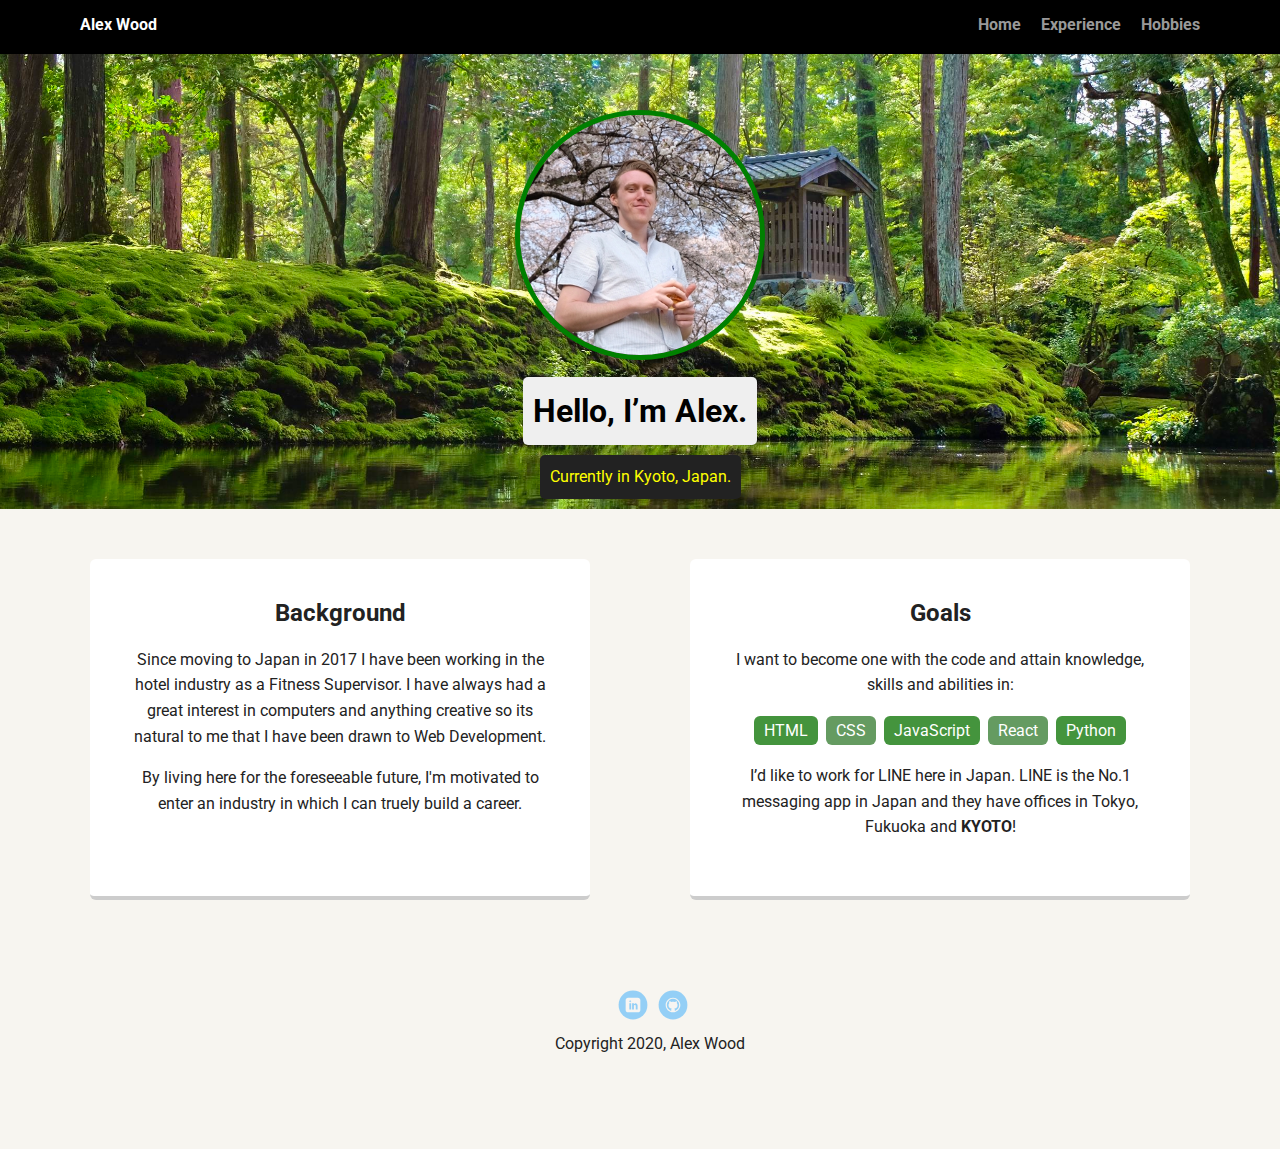
<file: index.html>
<!doctype html>
  <html lang="en">
    <head>
      <meta charset="utf-8">
      <title>Alex Wood's Profile</title>
      <meta name="viewport" content="width=device-width, initial-scale=1.0">
      <link rel="stylesheet" href="styles.css">
      <link href="https://fonts.googleapis.com/css?family=Muli%7CRoboto:400,300,500,700,900" rel="stylesheet">
    </head>

    <body>
      <nav class="main-nav">
        <ul class="nav">
          <li class="name">Alex Wood</li>
          <li><a href="index.html">Home</a></li>
          <li><a href="pages/experience.html">Experience</a></li>
          <li><a href="pages/hobbies.html">Hobbies</a></li>
        </ul>
      </nav>

    <header>
      <img src="images/profile-pic.jpg" alt="Picture of Alex Wood" class="profile-image">
      <h1 class="tag name">Hello, I’m Alex.</h1>
      <p class="tag location">Currently in Kyoto, Japan.</p>
    </header>

    <main class="flex">
      <section class="card">
        <h2>Background</h2>
        <p>Since moving to Japan in 2017 I have been working in the hotel industry as a Fitness Supervisor. I have always had a great interest in computers and anything creative so its natural to me that I have been drawn to Web Development. </p>
        <p>By living here for the foreseeable future, I'm motivated to enter an industry in which I can truely build a career. </p>
      </section> 

      <section class="card">
        <h2>Goals</h2>
        <p>I want to become one with the code and attain knowledge, skills and abilities in:</p>
        <ul class="skills">
          <li>HTML</li>
          <li>CSS</li>
          <li>JavaScript</li>
          <li>React</li>
          <li>Python</li>
        </ul>
        <p>I’d like to work for LINE here in Japan. LINE is the No.1 messaging app in Japan and they have offices in Tokyo, Fukuoka and <strong>KYOTO</strong>!</p>
      </section> 

    </main>
    <footer>
      <ul>
        <li><a href="https://www.linkedin.com/in/alexander-wood-53498a11a/" class="social linkedin">LinkedIn</a></li>
        <li><a href="https://www.github.com/alexwooddev" class="social github">Github</a></li>
      </ul>
      <p class="copyright">Copyright 2020, Alex Wood</p>
    </footer>
  </body>
  </html>
</file>
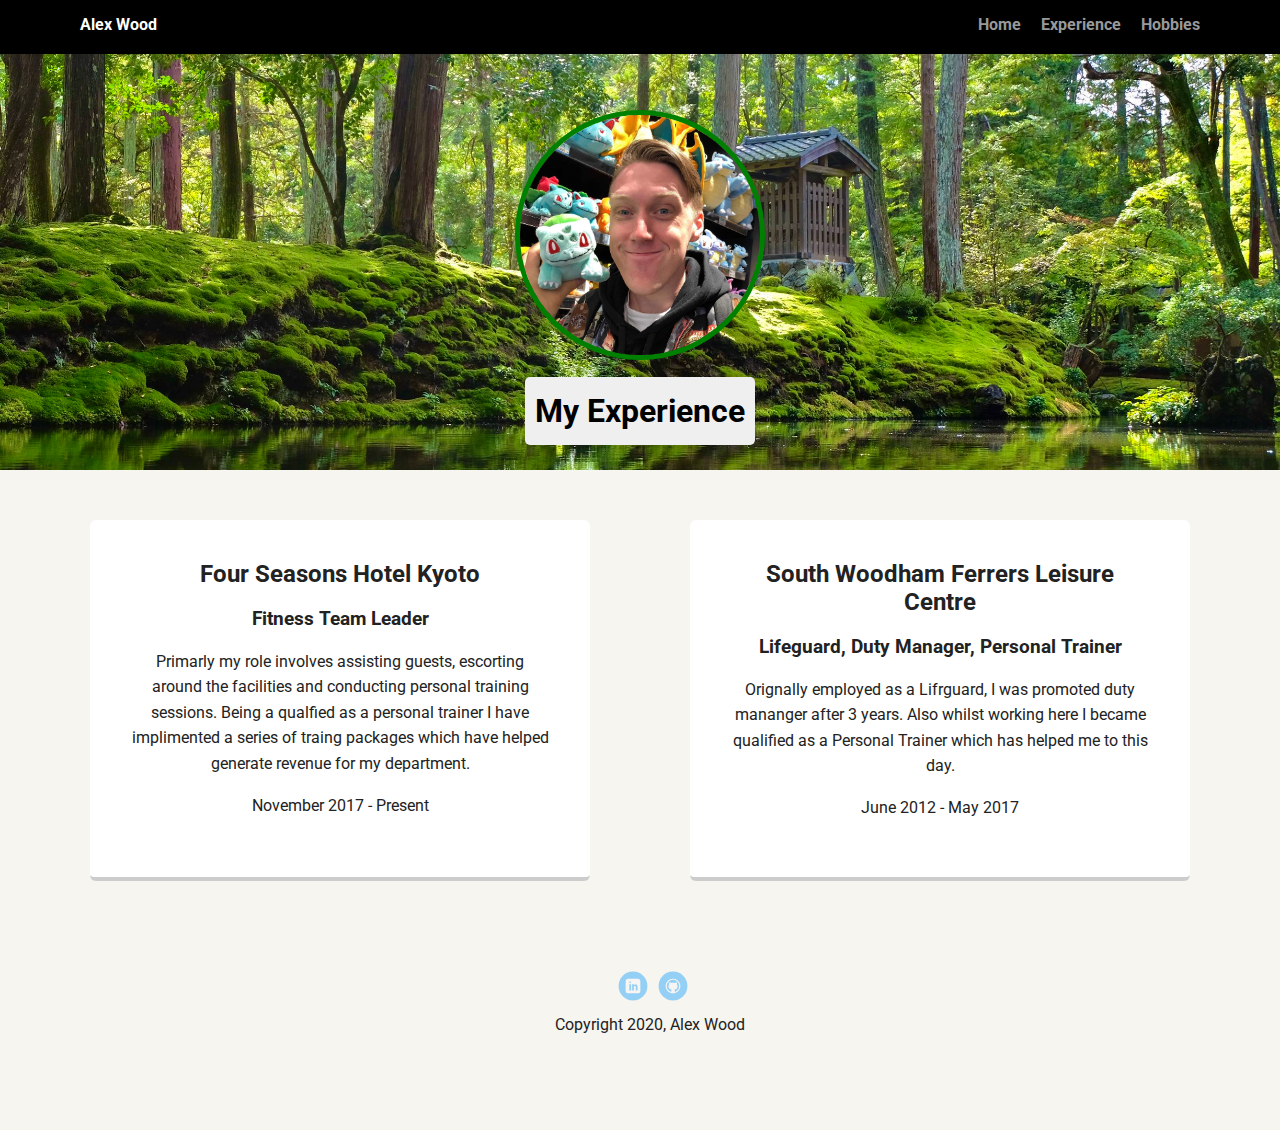
<file: pages/experience.html>
<!doctype html>
 <html lang="en">
  <head>
   <meta charset="utf-8">
   <title>Alex Wood's Profile</title>
   <meta name="viewport" content="width=device-width, initial-scale=1.0">
   <link rel="stylesheet" href="../styles.css">
   <link href="https://fonts.googleapis.com/css?family=Muli%7CRoboto:400,300,500,700,900" rel="stylesheet">
  </head>

  <body>
    <nav class="main-nav">
        <ul class="nav">
          <li class="name">Alex Wood</li>
          <li><a href="../index.html">Home</a></li>
          <li><a href="../pages/experience.html">Experience</a></li>
          <li><a href="../pages/hobbies.html">Hobbies</a></li>
        </ul>
    </nav>

    <header>
      <img src="../images/rsz_poke.jpg" alt="2nd pic of Alex Wood" class="profile-image">
      <h1 class="tag name">My Experience</h1>
    </header>

    <main class="flex">
        
        <section class="card">
            <h2>Four Seasons Hotel Kyoto</h2>
            <h3>Fitness Team Leader</h3>
            <p>Primarly my role involves assisting guests, escorting around the facilities and conducting personal training sessions. Being a qualfied as a personal trainer I have implimented a series of traing packages which have helped generate revenue for my department.</p>
            <p>November 2017 - Present</p>
        </section>

        <section class="card">
            <h2>South Woodham Ferrers Leisure Centre</h2>
            <h3>Lifeguard, Duty Manager, Personal Trainer</h3>
            <p>Orignally employed as a Lifrguard, I was promoted duty mananger after 3 years. Also whilst working here I became qualified as a Personal Trainer which has helped me to this day.</p>
            <p>June 2012 - May 2017</p>
        </section>
    </main>

    <footer>
      <ul>
        <li><a href="https://www.linkedin.com/in/alexander-wood-53498a11a/" class="social linkedin">LinkedIn</a></li>
        <li><a href="https://www.github.com/alexwooddev" class="social github">Github</a></li>
      </ul>
      <p class="copyright">Copyright 2020, Alex Wood</p>
    </footer>
  </body>
  </html>
</file>
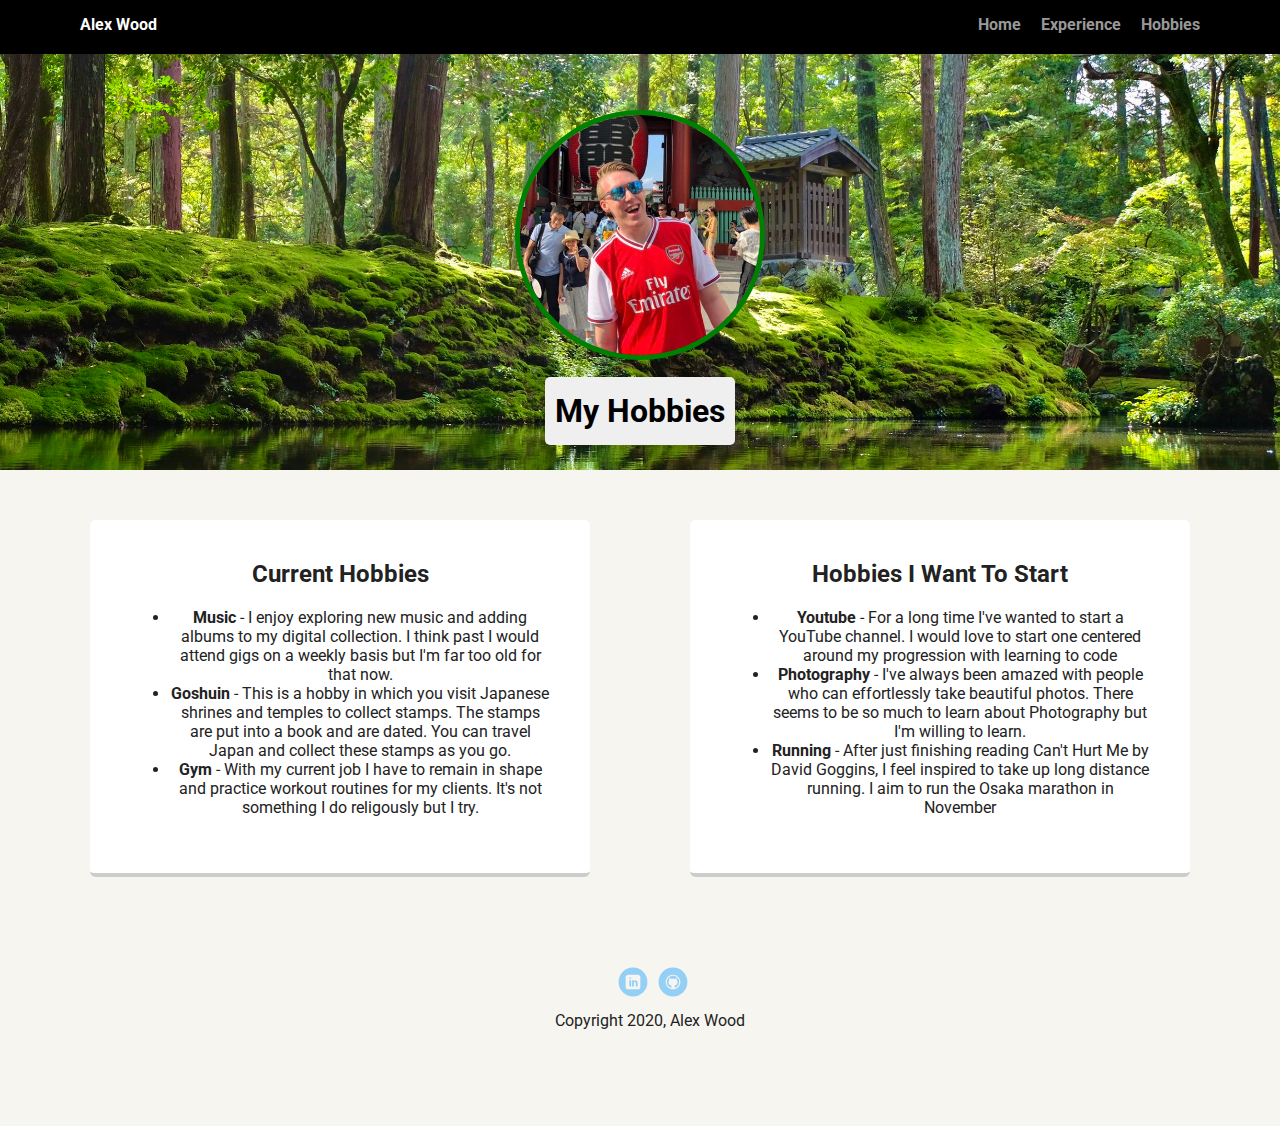
<file: pages/hobbies.html>
<!doctype html>
<html lang="en">
<head>
  <meta charset="utf-8">
  <title>Alex Wood's Profile</title>
  <meta name="viewport" content="width=device-width, initial-scale=1.0">
  <link rel="stylesheet" href="../styles.css">
  <link href="https://fonts.googleapis.com/css?family=Muli%7CRoboto:400,300,500,700,900" rel="stylesheet"></head>
  <body>

    <nav class="main-nav">
        <ul class="nav">
          <li class="name">Alex Wood</li>
          <li><a href="../index.html">Home</a></li>
          <li><a href="../pages/experience.html">Experience</a></li>
          <li><a href="../pages/hobbies.html">Hobbies</a></li>
        </ul>
    </nav>

    <header>
      <img src="../images/asakasa.jpg" alt="3rd Picture of Alex Wood" class="profile-image">
      <h1 class="tag name">My Hobbies</h1>
    </header>

    <main class="flex">
      <section class="card">
        <h2>Current Hobbies</h2>
            <ul>
                <li><strong>Music</strong> - I enjoy exploring new music and adding albums to my digital collection. I think past I would attend gigs on a weekly basis but I'm far too old for that now.</li> 
                <li><strong>Goshuin</strong> - This is a hobby in which you visit Japanese shrines and temples to collect stamps. The stamps are put into a book and are dated. You can travel Japan and collect these stamps as you go.</li>
                <li><strong>Gym</strong> - With my current job I have to remain in shape and practice workout routines for my clients. It's not something I do religously but I try.</li>

            </ul>
      </section>

         <section class="card">
            <h2>Hobbies I Want To Start</h2>
            <ul>
                <li><strong>Youtube</strong> - For a long time I've wanted to start a YouTube channel. I would love to start one centered around my progression with learning to code</li>
                <li><strong>Photography</strong> - I've always been amazed with people who can effortlessly take beautiful photos. There seems to be so much to learn about Photography but I'm willing to learn.</li>
                <li><strong>Running</strong> - After just finishing reading Can't Hurt Me by David Goggins, I feel inspired to take up long distance running. I aim to run the Osaka marathon in November</li>

            </ul>
         </section>
        
    </main>
    <footer>
      <ul>
        <li><a href="https://www.linkedin.com/in/alexander-wood-53498a11a/" class="social linkedin">LinkedIn</a></li>
        <li><a href="https://www.github.com/alexwooddev" class="social github">Github</a></li>
      </ul>
      <p class="copyright">Copyright 2020, Alex Wood</p>
    </footer>
  </body>
  </html>
</file>
<file: styles.css>
/* Global Layout Set-up */
* { 
  box-sizing: border-box;
}
  
body {
  margin: 0;
  padding: 0;
  text-align: center;
  font-family: 'Roboto', sans-serif;
  color: #222;
  background: #f7f5f0;
}
/* Link Styles */

a {
  text-decoration: none;
  color: #999;
}
a:hover {
  color: #6633ff;
}

/* Section Styles */

.main-nav {
  width: 100%;
  background: black;
  min-height: 30px;
  padding: 10px;
  position: fixed;
  text-align: center;
}
.nav {
  display: flex;
  justify-content: space-around;
  font-weight: 700;
  list-style-type: none;
  margin: 0 auto;
  padding: 0;
}

.nav .name {
    display: block;
    margin-right: auto;
    color: white;
}
.nav li {
  padding: 5px 10px 10px 10px;
}
.nav a {
  transition: all .5s;
}
.nav a:hover {
  color: white
}

header {
  text-align: center;
  background: url('images/green.jpg') no-repeat center;
  background-size: cover;
  overflow: hidden;
  padding-top: 60px;
}
header {
  line-height: 1.5;
}
header .profile-image {
  margin-top: 50px;
  width: 250px;
  border-radius: 50%;
  height: 250px;
  border: 5px solid green;
  transition: all .5s;
}
header .profile-image:hover {
  transform: scale(1.2) rotate(5deg);
}
.tag {
  background-color: #efefef;
  color: black;
  padding: 10px;
  border-radius: 5px;
  display: table;
  margin: 10px auto;
} 
.location {
  background-color: #222;
  color: yellow;
}
.card {
  margin: 30px;
  padding: 20px 40px 40px;
  max-width: 500px;
  text-align: center;
  background: #fff;
  border-bottom: 4px solid #ccc;
  border-radius: 6px;
  transition: all .5s;
}
.card:hover {
  border-color: rgb(2, 138, 13);
}

ul.skills {
  padding: 0;
  text-align: center;
}

.skills li {
  border-radius: 6px;
  display: inline-block;
  background: #659b61;
  color: white;
  padding: 5px 10px;
  margin: 2px;
}

.skills li:nth-child(odd) {
  background: #44943d;
}

footer {
  width: 100%;
  min-height: 30px;
  padding: 20px 0 40px 20px;
}

footer .copyright {
  top: -8px;
  font-size: .75em;
}

footer ul {
  list-style-type: none;
  margin: 0;
  padding: 0;
}

footer ul li {
  display: inline-block;
}

a.social {
  display: inline-block;
  text-indent: -9999px;
  margin-left: 5px;
  width: 30px;
  height: 30px;
  background-size: 30px 30px;
  opacity: .4;
  transition: all .5s;
}
a.twitter {
  background-image: url(images/twitter.svg);
}
a.linkedin {
  background-image: url(images/linkedin.svg);
}
a.github {
  background-image: url(images/github.svg);
}
a.social:hover {
  opacity: 1;
}
.clearfix {
  clear: both;
}

/* Styles for larger screens */
@media screen and (min-width: 720px) {
  
  .flex {
      display: -ms-flexbox;      /* TWEENER - IE 10 */
      display: flex; 
      max-width: 1200px;
      -ms-flex-pack: distribute;
      justify-content: space-around;
      margin: 0 auto;
  }

  header {
    min-height: 470px;
  }

  .nav {
    max-width: 1200px;
    padding: 0 30px;
  }


  main {
    padding-top: 20px;
  }

  main p {
    line-height: 1.6em;
  }

  footer {
    font-size: 1.3em;
    max-width: 1200px;
    margin: 40px auto;
  }
}
</file>
